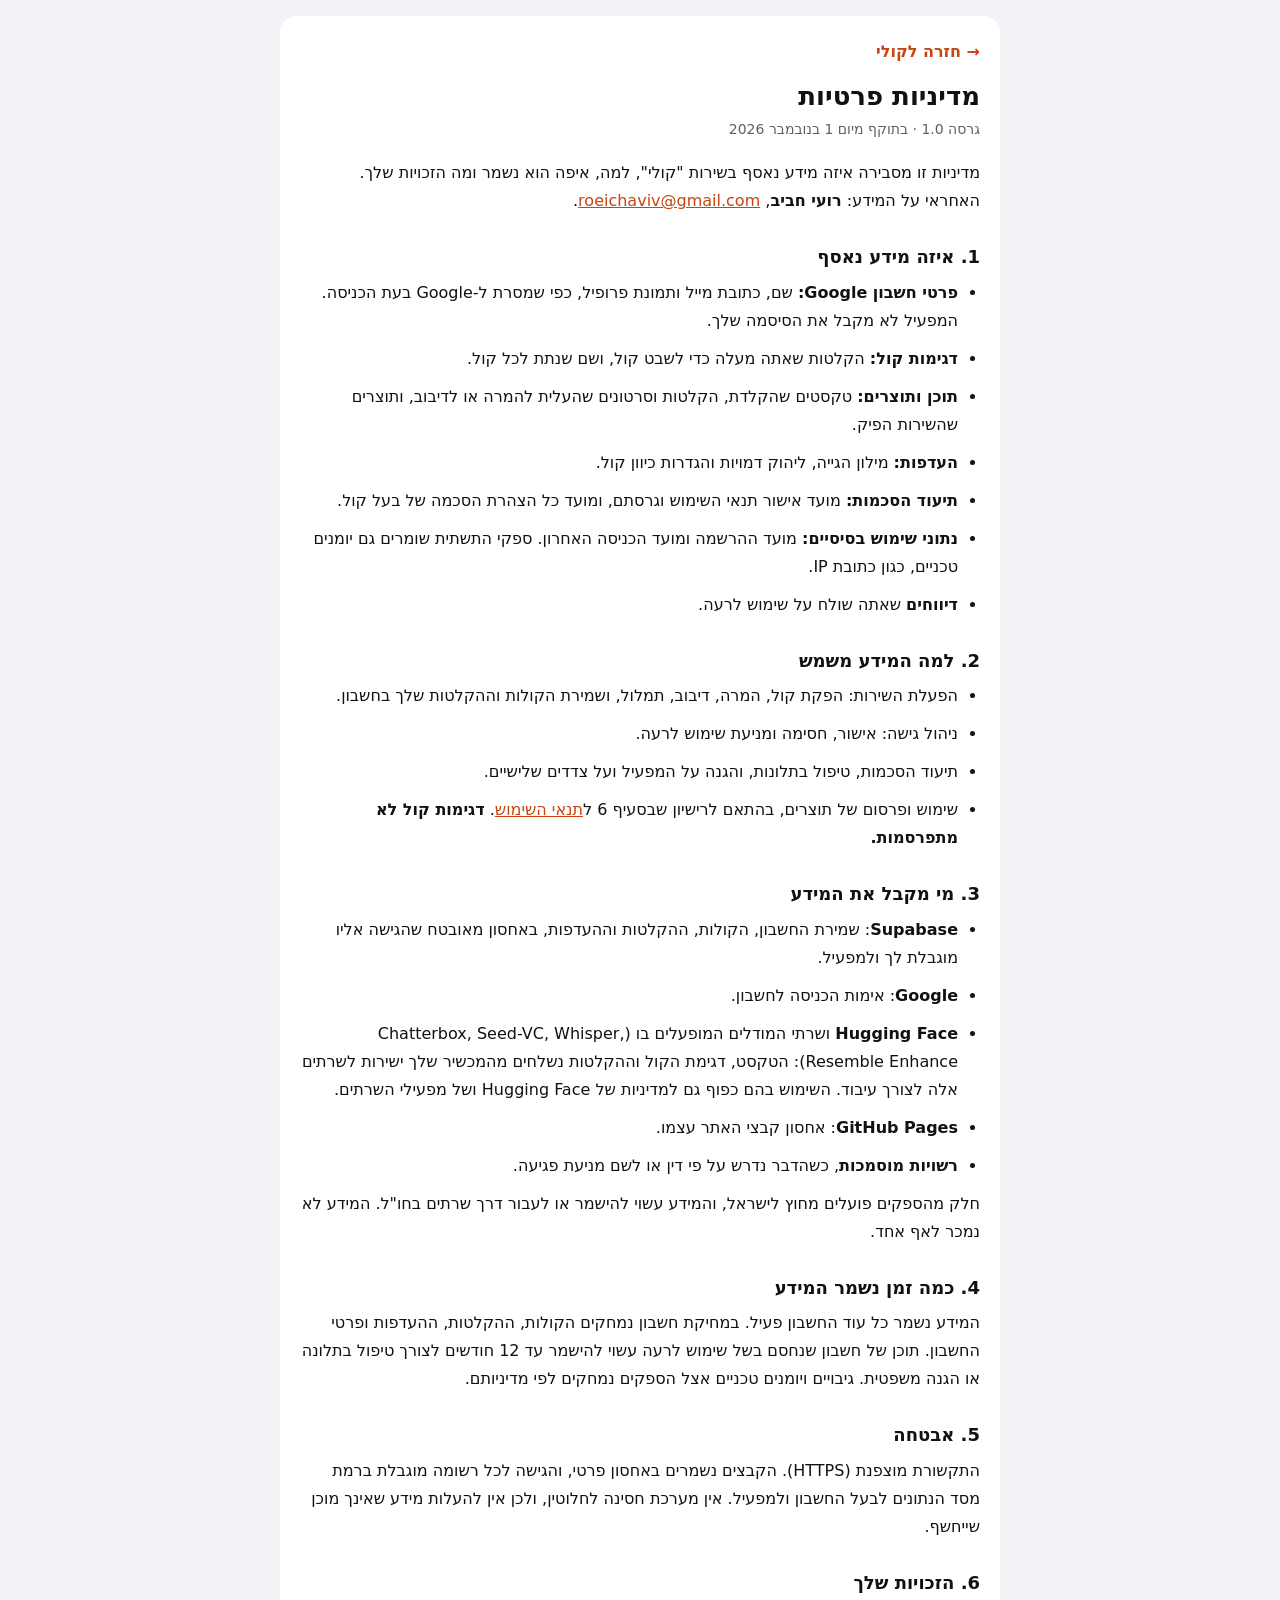
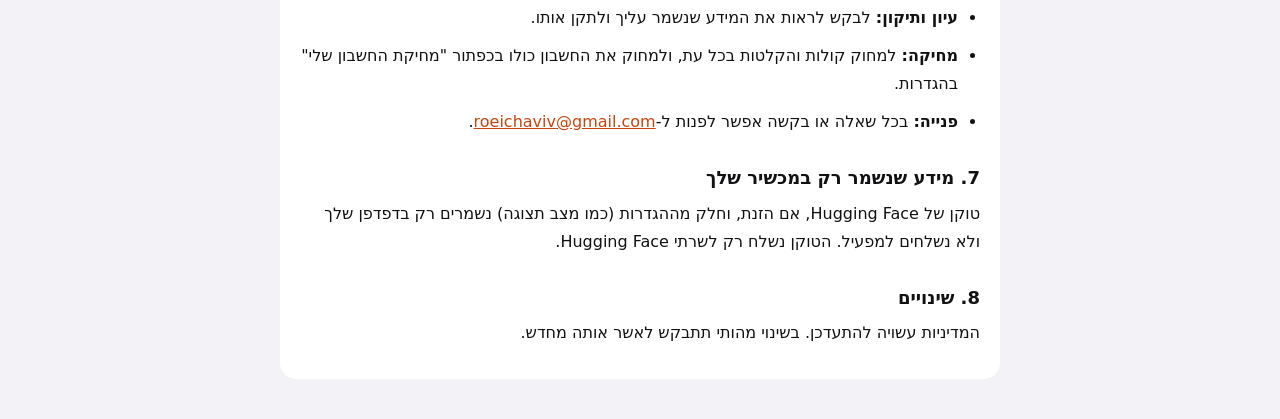
<file: privacy.html>
<!doctype html>
<html lang="he" dir="rtl">
<head>
<meta charset="utf-8">
<meta name="viewport" content="width=device-width, initial-scale=1, viewport-fit=cover">
<title>מדיניות פרטיות · קולי</title>
<link rel="stylesheet" href="legal.css?v=1">
</head>
<body>
<main>
<a class="back" href="./">→ חזרה לקולי</a>
<h1>מדיניות פרטיות</h1>
<p class="meta">גרסה 1.0 · בתוקף מיום 1 בנובמבר 2026</p>

<p>מדיניות זו מסבירה איזה מידע נאסף בשירות "קולי", למה, איפה הוא נשמר ומה הזכויות שלך. האחראי על המידע: <b>רועי חביב</b>, <a href="mailto:roeichaviv@gmail.com">roeichaviv@gmail.com</a>.</p>

<h2>1. איזה מידע נאסף</h2>
<ul>
<li><b>פרטי חשבון Google:</b> שם, כתובת מייל ותמונת פרופיל, כפי שמסרת ל-Google בעת הכניסה. המפעיל לא מקבל את הסיסמה שלך.</li>
<li><b>דגימות קול:</b> הקלטות שאתה מעלה כדי לשבט קול, ושם שנתת לכל קול.</li>
<li><b>תוכן ותוצרים:</b> טקסטים שהקלדת, הקלטות וסרטונים שהעלית להמרה או לדיבוב, ותוצרים שהשירות הפיק.</li>
<li><b>העדפות:</b> מילון הגייה, ליהוק דמויות והגדרות כיוון קול.</li>
<li><b>תיעוד הסכמות:</b> מועד אישור תנאי השימוש וגרסתם, ומועד כל הצהרת הסכמה של בעל קול.</li>
<li><b>נתוני שימוש בסיסיים:</b> מועד ההרשמה ומועד הכניסה האחרון. ספקי התשתית שומרים גם יומנים טכניים, כגון כתובת IP.</li>
<li><b>דיווחים</b> שאתה שולח על שימוש לרעה.</li>
</ul>

<h2>2. למה המידע משמש</h2>
<ul>
<li>הפעלת השירות: הפקת קול, המרה, דיבוב, תמלול, ושמירת הקולות וההקלטות שלך בחשבון.</li>
<li>ניהול גישה: אישור, חסימה ומניעת שימוש לרעה.</li>
<li>תיעוד הסכמות, טיפול בתלונות, והגנה על המפעיל ועל צדדים שלישיים.</li>
<li>שימוש ופרסום של תוצרים, בהתאם לרישיון שבסעיף 6 ל<a href="terms.html">תנאי השימוש</a>. <b>דגימות קול לא מתפרסמות.</b></li>
</ul>

<h2>3. מי מקבל את המידע</h2>
<ul>
<li><b>Supabase</b>: שמירת החשבון, הקולות, ההקלטות וההעדפות, באחסון מאובטח שהגישה אליו מוגבלת לך ולמפעיל.</li>
<li><b>Google</b>: אימות הכניסה לחשבון.</li>
<li><b>Hugging Face</b> ושרתי המודלים המופעלים בו (Chatterbox, Seed-VC, Whisper, Resemble Enhance): הטקסט, דגימת הקול וההקלטות נשלחים מהמכשיר שלך ישירות לשרתים אלה לצורך עיבוד. השימוש בהם כפוף גם למדיניות של Hugging Face ושל מפעילי השרתים.</li>
<li><b>GitHub Pages</b>: אחסון קבצי האתר עצמו.</li>
<li><b>רשויות מוסמכות</b>, כשהדבר נדרש על פי דין או לשם מניעת פגיעה.</li>
</ul>
<p>חלק מהספקים פועלים מחוץ לישראל, והמידע עשוי להישמר או לעבור דרך שרתים בחו"ל. המידע לא נמכר לאף אחד.</p>

<h2>4. כמה זמן נשמר המידע</h2>
<p>המידע נשמר כל עוד החשבון פעיל. במחיקת חשבון נמחקים הקולות, ההקלטות, ההעדפות ופרטי החשבון. תוכן של חשבון שנחסם בשל שימוש לרעה עשוי להישמר עד 12 חודשים לצורך טיפול בתלונה או הגנה משפטית. גיבויים ויומנים טכניים אצל הספקים נמחקים לפי מדיניותם.</p>

<h2>5. אבטחה</h2>
<p>התקשורת מוצפנת (HTTPS). הקבצים נשמרים באחסון פרטי, והגישה לכל רשומה מוגבלת ברמת מסד הנתונים לבעל החשבון ולמפעיל. אין מערכת חסינה לחלוטין, ולכן אין להעלות מידע שאינך מוכן שייחשף.</p>

<h2>6. הזכויות שלך</h2>
<ul>
<li><b>עיון ותיקון:</b> לבקש לראות את המידע שנשמר עליך ולתקן אותו.</li>
<li><b>מחיקה:</b> למחוק קולות והקלטות בכל עת, ולמחוק את החשבון כולו בכפתור "מחיקת החשבון שלי" בהגדרות.</li>
<li><b>פנייה:</b> בכל שאלה או בקשה אפשר לפנות ל-<a href="mailto:roeichaviv@gmail.com">roeichaviv@gmail.com</a>.</li>
</ul>

<h2>7. מידע שנשמר רק במכשיר שלך</h2>
<p>טוקן של Hugging Face, אם הזנת, וחלק מההגדרות (כמו מצב תצוגה) נשמרים רק בדפדפן שלך ולא נשלחים למפעיל. הטוקן נשלח רק לשרתי Hugging Face.</p>

<h2>8. שינויים</h2>
<p>המדיניות עשויה להתעדכן. בשינוי מהותי תתבקש לאשר אותה מחדש.</p>
</main>
</body>
</html>
</file>
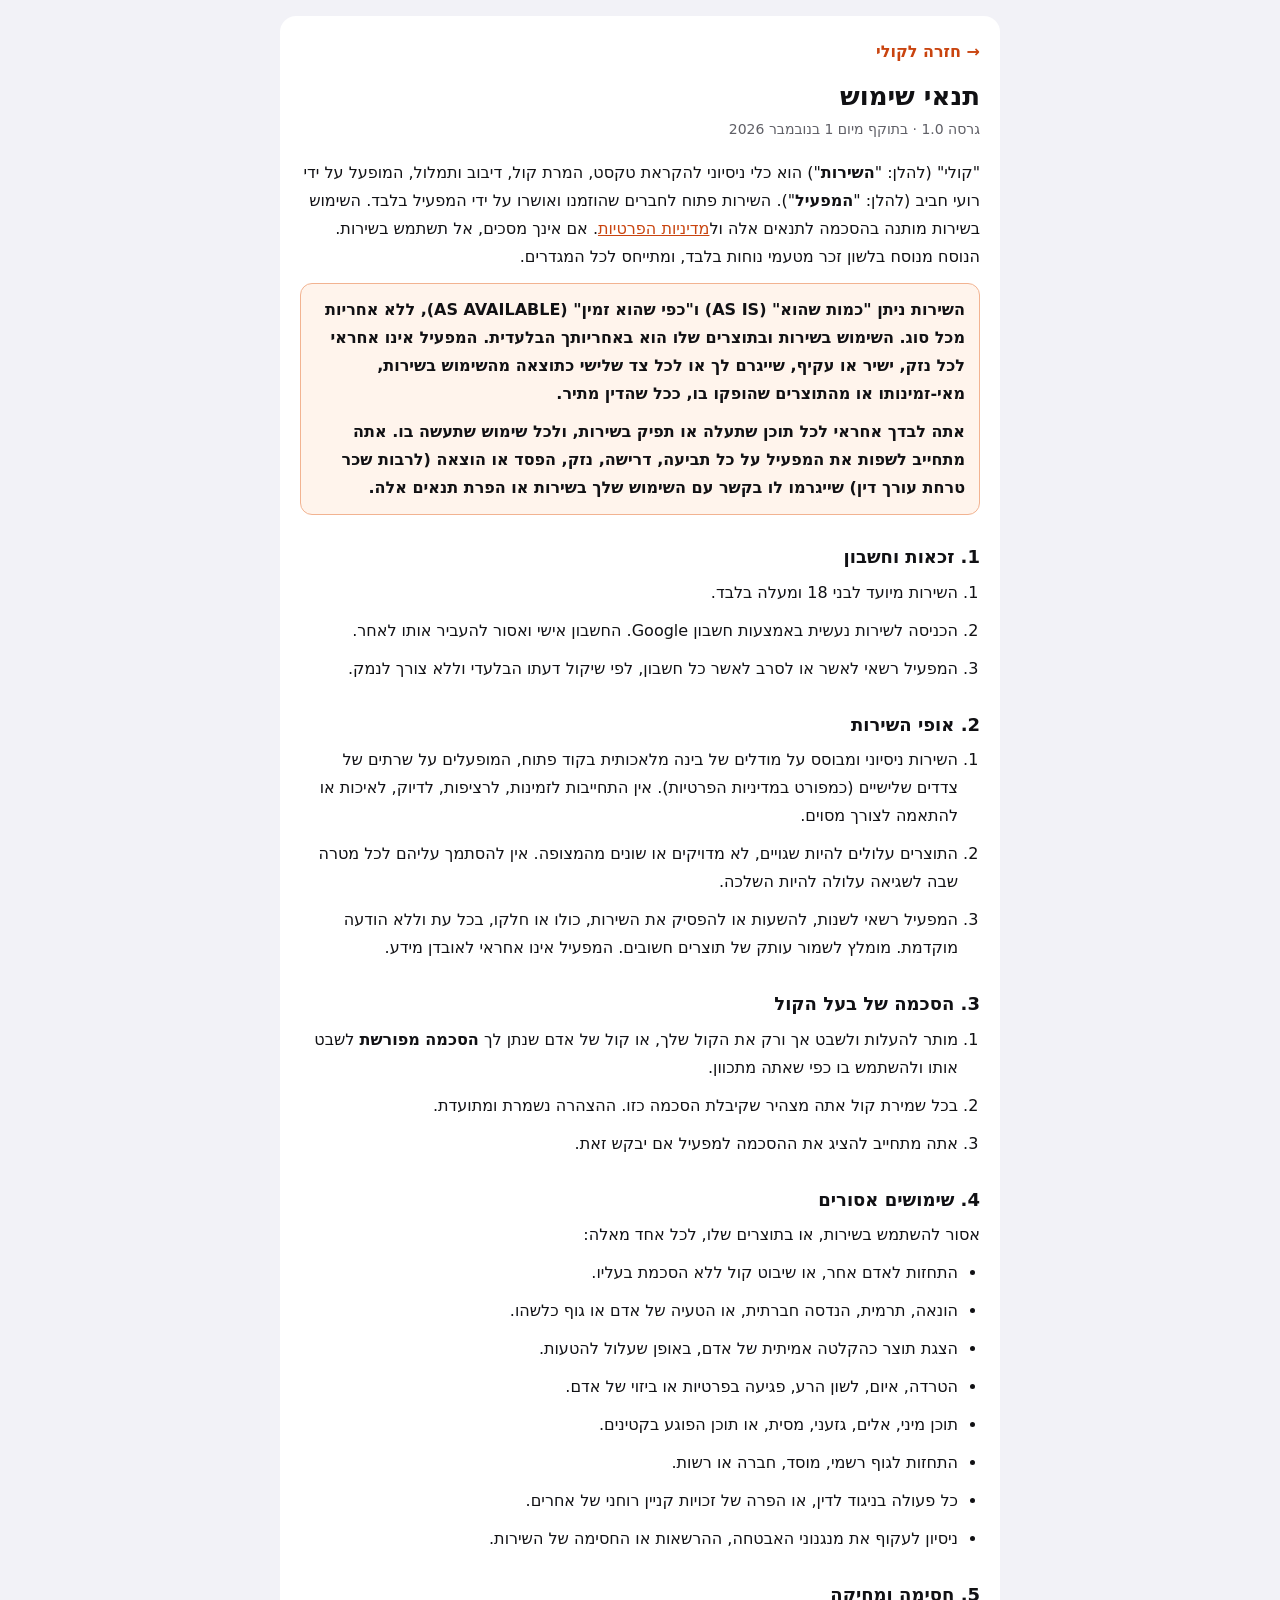
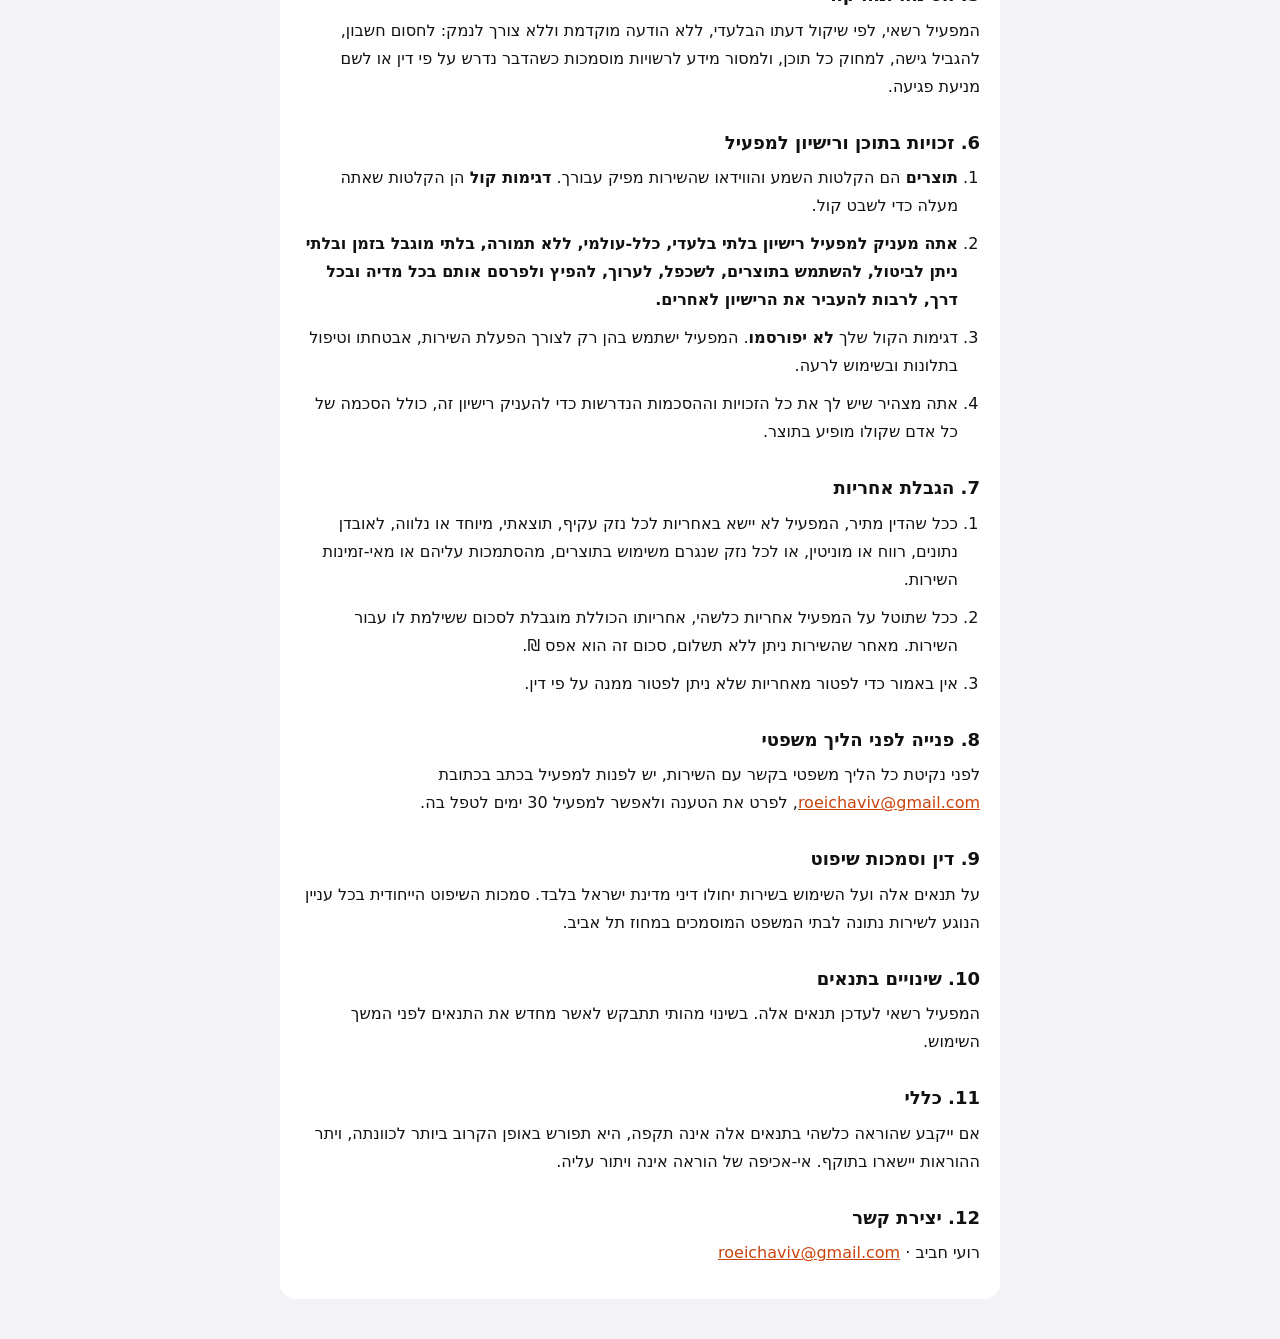
<file: terms.html>
<!doctype html>
<html lang="he" dir="rtl">
<head>
<meta charset="utf-8">
<meta name="viewport" content="width=device-width, initial-scale=1, viewport-fit=cover">
<title>תנאי שימוש · קולי</title>
<link rel="stylesheet" href="legal.css?v=1">
</head>
<body>
<main>
<a class="back" href="./">→ חזרה לקולי</a>
<h1>תנאי שימוש</h1>
<p class="meta">גרסה 1.0 · בתוקף מיום 1 בנובמבר 2026</p>

<p>"קולי" (להלן: "<b>השירות</b>") הוא כלי ניסיוני להקראת טקסט, המרת קול, דיבוב ותמלול, המופעל על ידי רועי חביב (להלן: "<b>המפעיל</b>"). השירות פתוח לחברים שהוזמנו ואושרו על ידי המפעיל בלבד. השימוש בשירות מותנה בהסכמה לתנאים אלה ול<a href="privacy.html">מדיניות הפרטיות</a>. אם אינך מסכים, אל תשתמש בשירות. הנוסח מנוסח בלשון זכר מטעמי נוחות בלבד, ומתייחס לכל המגדרים.</p>

<div class="key">
<p><b>השירות ניתן "כמות שהוא" (AS IS) ו"כפי שהוא זמין" (AS AVAILABLE), ללא אחריות מכל סוג. השימוש בשירות ובתוצרים שלו הוא באחריותך הבלעדית. המפעיל אינו אחראי לכל נזק, ישיר או עקיף, שייגרם לך או לכל צד שלישי כתוצאה מהשימוש בשירות, מאי-זמינותו או מהתוצרים שהופקו בו, ככל שהדין מתיר.</b></p>
<p><b>אתה לבדך אחראי לכל תוכן שתעלה או תפיק בשירות, ולכל שימוש שתעשה בו. אתה מתחייב לשפות את המפעיל על כל תביעה, דרישה, נזק, הפסד או הוצאה (לרבות שכר טרחת עורך דין) שייגרמו לו בקשר עם השימוש שלך בשירות או הפרת תנאים אלה.</b></p>
</div>

<h2>1. זכאות וחשבון</h2>
<ol>
<li>השירות מיועד לבני 18 ומעלה בלבד.</li>
<li>הכניסה לשירות נעשית באמצעות חשבון Google. החשבון אישי ואסור להעביר אותו לאחר.</li>
<li>המפעיל רשאי לאשר או לסרב לאשר כל חשבון, לפי שיקול דעתו הבלעדי וללא צורך לנמק.</li>
</ol>

<h2>2. אופי השירות</h2>
<ol>
<li>השירות ניסיוני ומבוסס על מודלים של בינה מלאכותית בקוד פתוח, המופעלים על שרתים של צדדים שלישיים (כמפורט במדיניות הפרטיות). אין התחייבות לזמינות, לרציפות, לדיוק, לאיכות או להתאמה לצורך מסוים.</li>
<li>התוצרים עלולים להיות שגויים, לא מדויקים או שונים מהמצופה. אין להסתמך עליהם לכל מטרה שבה לשגיאה עלולה להיות השלכה.</li>
<li>המפעיל רשאי לשנות, להשעות או להפסיק את השירות, כולו או חלקו, בכל עת וללא הודעה מוקדמת. מומלץ לשמור עותק של תוצרים חשובים. המפעיל אינו אחראי לאובדן מידע.</li>
</ol>

<h2>3. הסכמה של בעל הקול</h2>
<ol>
<li>מותר להעלות ולשבט אך ורק את הקול שלך, או קול של אדם שנתן לך <b>הסכמה מפורשת</b> לשבט אותו ולהשתמש בו כפי שאתה מתכוון.</li>
<li>בכל שמירת קול אתה מצהיר שקיבלת הסכמה כזו. ההצהרה נשמרת ומתועדת.</li>
<li>אתה מתחייב להציג את ההסכמה למפעיל אם יבקש זאת.</li>
</ol>

<h2>4. שימושים אסורים</h2>
<p>אסור להשתמש בשירות, או בתוצרים שלו, לכל אחד מאלה:</p>
<ul>
<li>התחזות לאדם אחר, או שיבוט קול ללא הסכמת בעליו.</li>
<li>הונאה, תרמית, הנדסה חברתית, או הטעיה של אדם או גוף כלשהו.</li>
<li>הצגת תוצר כהקלטה אמיתית של אדם, באופן שעלול להטעות.</li>
<li>הטרדה, איום, לשון הרע, פגיעה בפרטיות או ביזוי של אדם.</li>
<li>תוכן מיני, אלים, גזעני, מסית, או תוכן הפוגע בקטינים.</li>
<li>התחזות לגוף רשמי, מוסד, חברה או רשות.</li>
<li>כל פעולה בניגוד לדין, או הפרה של זכויות קניין רוחני של אחרים.</li>
<li>ניסיון לעקוף את מנגנוני האבטחה, ההרשאות או החסימה של השירות.</li>
</ul>

<h2>5. חסימה ומחיקה</h2>
<p>המפעיל רשאי, לפי שיקול דעתו הבלעדי, ללא הודעה מוקדמת וללא צורך לנמק: לחסום חשבון, להגביל גישה, למחוק כל תוכן, ולמסור מידע לרשויות מוסמכות כשהדבר נדרש על פי דין או לשם מניעת פגיעה.</p>

<h2>6. זכויות בתוכן ורישיון למפעיל</h2>
<ol>
<li><b>תוצרים</b> הם הקלטות השמע והווידאו שהשירות מפיק עבורך. <b>דגימות קול</b> הן הקלטות שאתה מעלה כדי לשבט קול.</li>
<li><b>אתה מעניק למפעיל רישיון בלתי בלעדי, כלל-עולמי, ללא תמורה, בלתי מוגבל בזמן ובלתי ניתן לביטול, להשתמש בתוצרים, לשכפל, לערוך, להפיץ ולפרסם אותם בכל מדיה ובכל דרך, לרבות להעביר את הרישיון לאחרים.</b></li>
<li>דגימות הקול שלך <b>לא יפורסמו</b>. המפעיל ישתמש בהן רק לצורך הפעלת השירות, אבטחתו וטיפול בתלונות ובשימוש לרעה.</li>
<li>אתה מצהיר שיש לך את כל הזכויות וההסכמות הנדרשות כדי להעניק רישיון זה, כולל הסכמה של כל אדם שקולו מופיע בתוצר.</li>
</ol>

<h2>7. הגבלת אחריות</h2>
<ol>
<li>ככל שהדין מתיר, המפעיל לא יישא באחריות לכל נזק עקיף, תוצאתי, מיוחד או נלווה, לאובדן נתונים, רווח או מוניטין, או לכל נזק שנגרם משימוש בתוצרים, מהסתמכות עליהם או מאי-זמינות השירות.</li>
<li>ככל שתוטל על המפעיל אחריות כלשהי, אחריותו הכוללת מוגבלת לסכום ששילמת לו עבור השירות. מאחר שהשירות ניתן ללא תשלום, סכום זה הוא אפס ₪.</li>
<li>אין באמור כדי לפטור מאחריות שלא ניתן לפטור ממנה על פי דין.</li>
</ol>

<h2>8. פנייה לפני הליך משפטי</h2>
<p>לפני נקיטת כל הליך משפטי בקשר עם השירות, יש לפנות למפעיל בכתב בכתובת <a href="mailto:roeichaviv@gmail.com">roeichaviv@gmail.com</a>, לפרט את הטענה ולאפשר למפעיל 30 ימים לטפל בה.</p>

<h2>9. דין וסמכות שיפוט</h2>
<p>על תנאים אלה ועל השימוש בשירות יחולו דיני מדינת ישראל בלבד. סמכות השיפוט הייחודית בכל עניין הנוגע לשירות נתונה לבתי המשפט המוסמכים במחוז תל אביב.</p>

<h2>10. שינויים בתנאים</h2>
<p>המפעיל רשאי לעדכן תנאים אלה. בשינוי מהותי תתבקש לאשר מחדש את התנאים לפני המשך השימוש.</p>

<h2>11. כללי</h2>
<p>אם ייקבע שהוראה כלשהי בתנאים אלה אינה תקפה, היא תפורש באופן הקרוב ביותר לכוונתה, ויתר ההוראות יישארו בתוקף. אי-אכיפה של הוראה אינה ויתור עליה.</p>

<h2>12. יצירת קשר</h2>
<p>רועי חביב · <a href="mailto:roeichaviv@gmail.com">roeichaviv@gmail.com</a></p>
</main>
</body>
</html>
</file>
<file: legal.css>
:root{--bg:#f2f2f7;--card:#fff;--ink:#111114;--muted:#5f5f66;--sep:rgba(60,60,67,.16);--tint:#c9440f;--warn-bg:#fff4ec;--warn-line:#f2b391;color-scheme:light}
@media (prefers-color-scheme:dark){:root{--bg:#000;--card:#1c1c1e;--ink:#f5f5f7;--muted:#a1a1a8;--sep:rgba(84,84,88,.55);--tint:#ff8a5c;--warn-bg:#2a1a12;--warn-line:#7a3d20;color-scheme:dark}}
*{box-sizing:border-box}
body{margin:0;background:var(--bg);color:var(--ink);font:16px/1.75 system-ui,-apple-system,"Segoe UI",Roboto,"Noto Sans Hebrew",Arial,sans-serif;
  padding:calc(16px + env(safe-area-inset-top,0px)) max(16px,env(safe-area-inset-right,0px)) calc(40px + env(safe-area-inset-bottom,0px)) max(16px,env(safe-area-inset-left,0px))}
main{max-width:720px;margin:0 auto;background:var(--card);border-radius:16px;padding:22px 20px}
h1{font-size:26px;line-height:1.25;margin:0 0 4px}
.meta{color:var(--muted);font-size:14px;margin:0 0 18px}
h2{font-size:18px;margin:26px 0 6px}
p,li{margin:0 0 10px}
ol,ul{padding-inline-start:22px;margin:0 0 10px}
a{color:var(--tint)}
.key{background:var(--warn-bg);border:1px solid var(--warn-line);border-radius:12px;padding:12px 14px;margin:12px 0}
.key p:last-child{margin:0}
.back{display:inline-block;margin:0 0 14px;font-weight:600;text-decoration:none}
</file>
